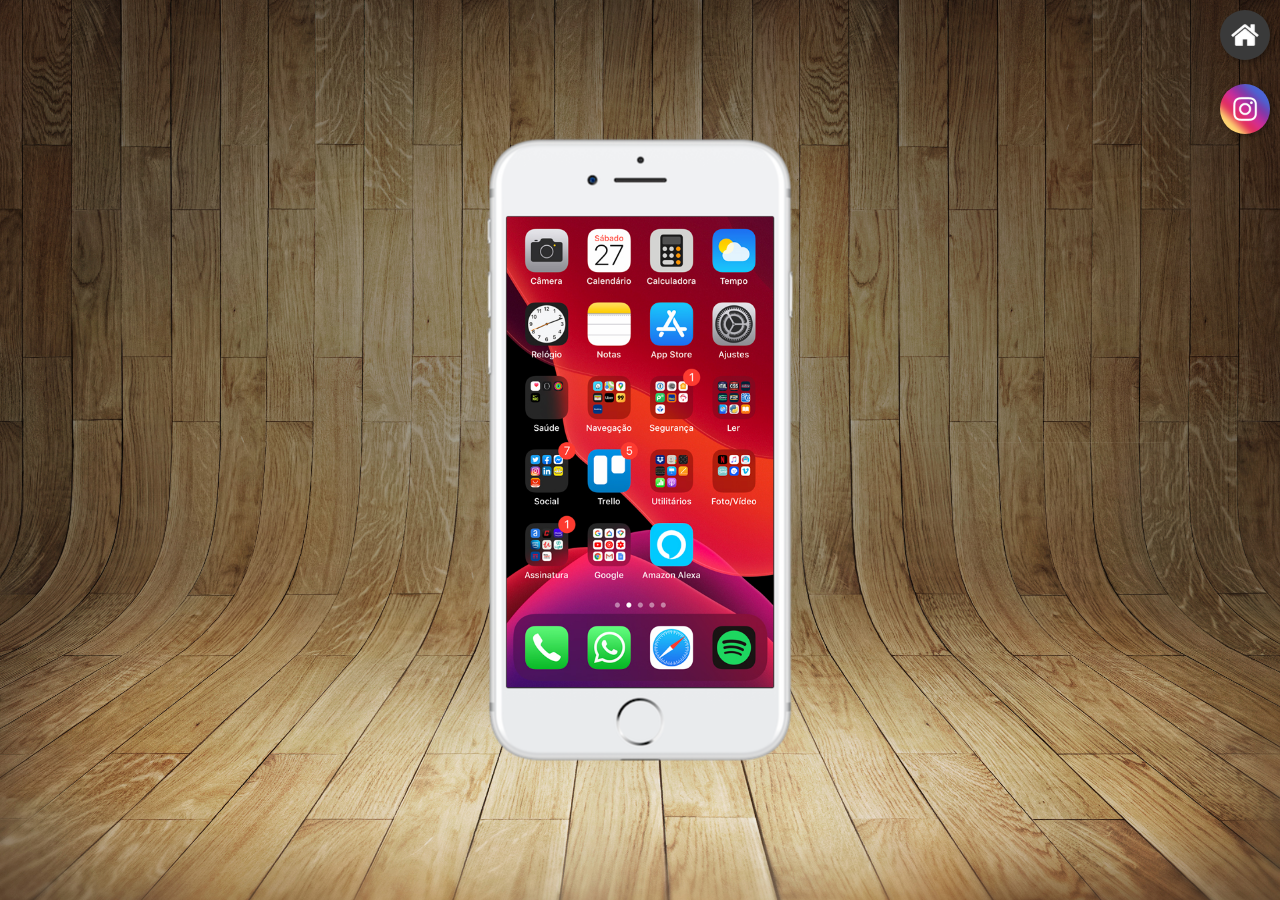
<file: index.html>
<!DOCTYPE html>
<html lang="pt-br">
<head>
    <meta charset="UTF-8">
    <meta http-equiv="X-UA-Compatible" content="IE=edge">
    <meta name="viewport" content="width=device-width, initial-scale=1.0">
    <title>Redes Sociais</title>
    <link rel="shortcut icon" href="favicon.ico" type="image/x-icon">
    <link rel="stylesheet" href="estilos/style.css">
</head>
<body>
    <main>
        <section id="telefone">
            <iframe src="home.html" name="tela" id="tela" frameborder="0"></iframe>
        </section>
        <section id="redes-sociais">

            <a href="home.html" target="tela"><img src="imagens/logo-home.jpg" alt="home"></a><br>
            <a href="instagram.html" target="tela"><img src="imagens/logo-instagram.jpg" alt="instagram"></a>

        </section>
    </main>
</body>
</html>
</file>
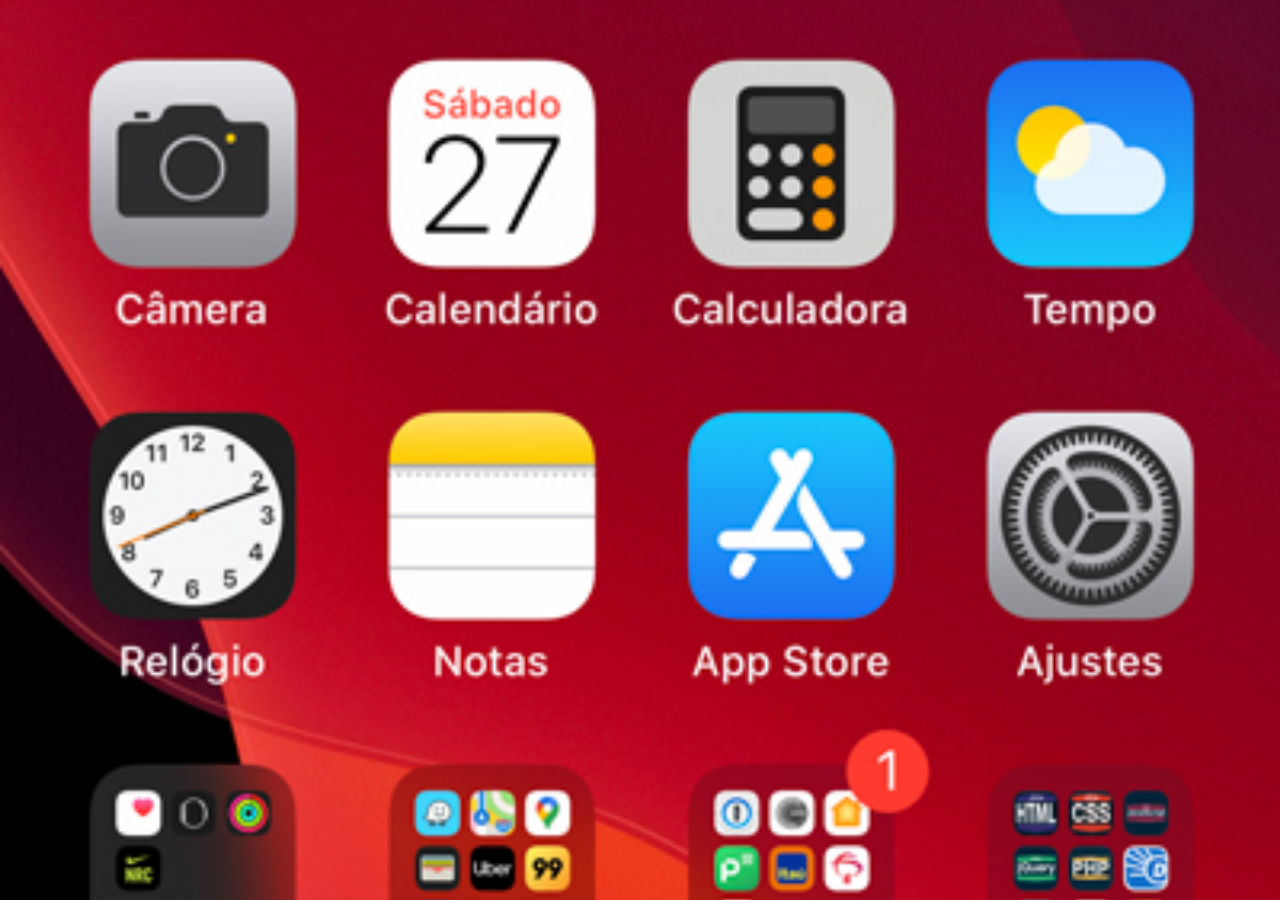
<file: home.html>
<!DOCTYPE html>
<html lang="pt-br">
<head>
    <meta charset="UTF-8">
    <meta http-equiv="X-UA-Compatible" content="IE=edge">
    <meta name="viewport" content="width=device-width, initial-scale=1.0">
    <title>Home</title>
    <style>
        * {
            margin: 0px;
            margin: 0px;
        }

        body {
            width: 100vw;
            height: 100vh;
            background: black url('imagens/tela-home.jpg') no-repeat top center;
            background-size: cover;
        }
    </style>
</head>
<body>
    
</body>
</html>
</file>
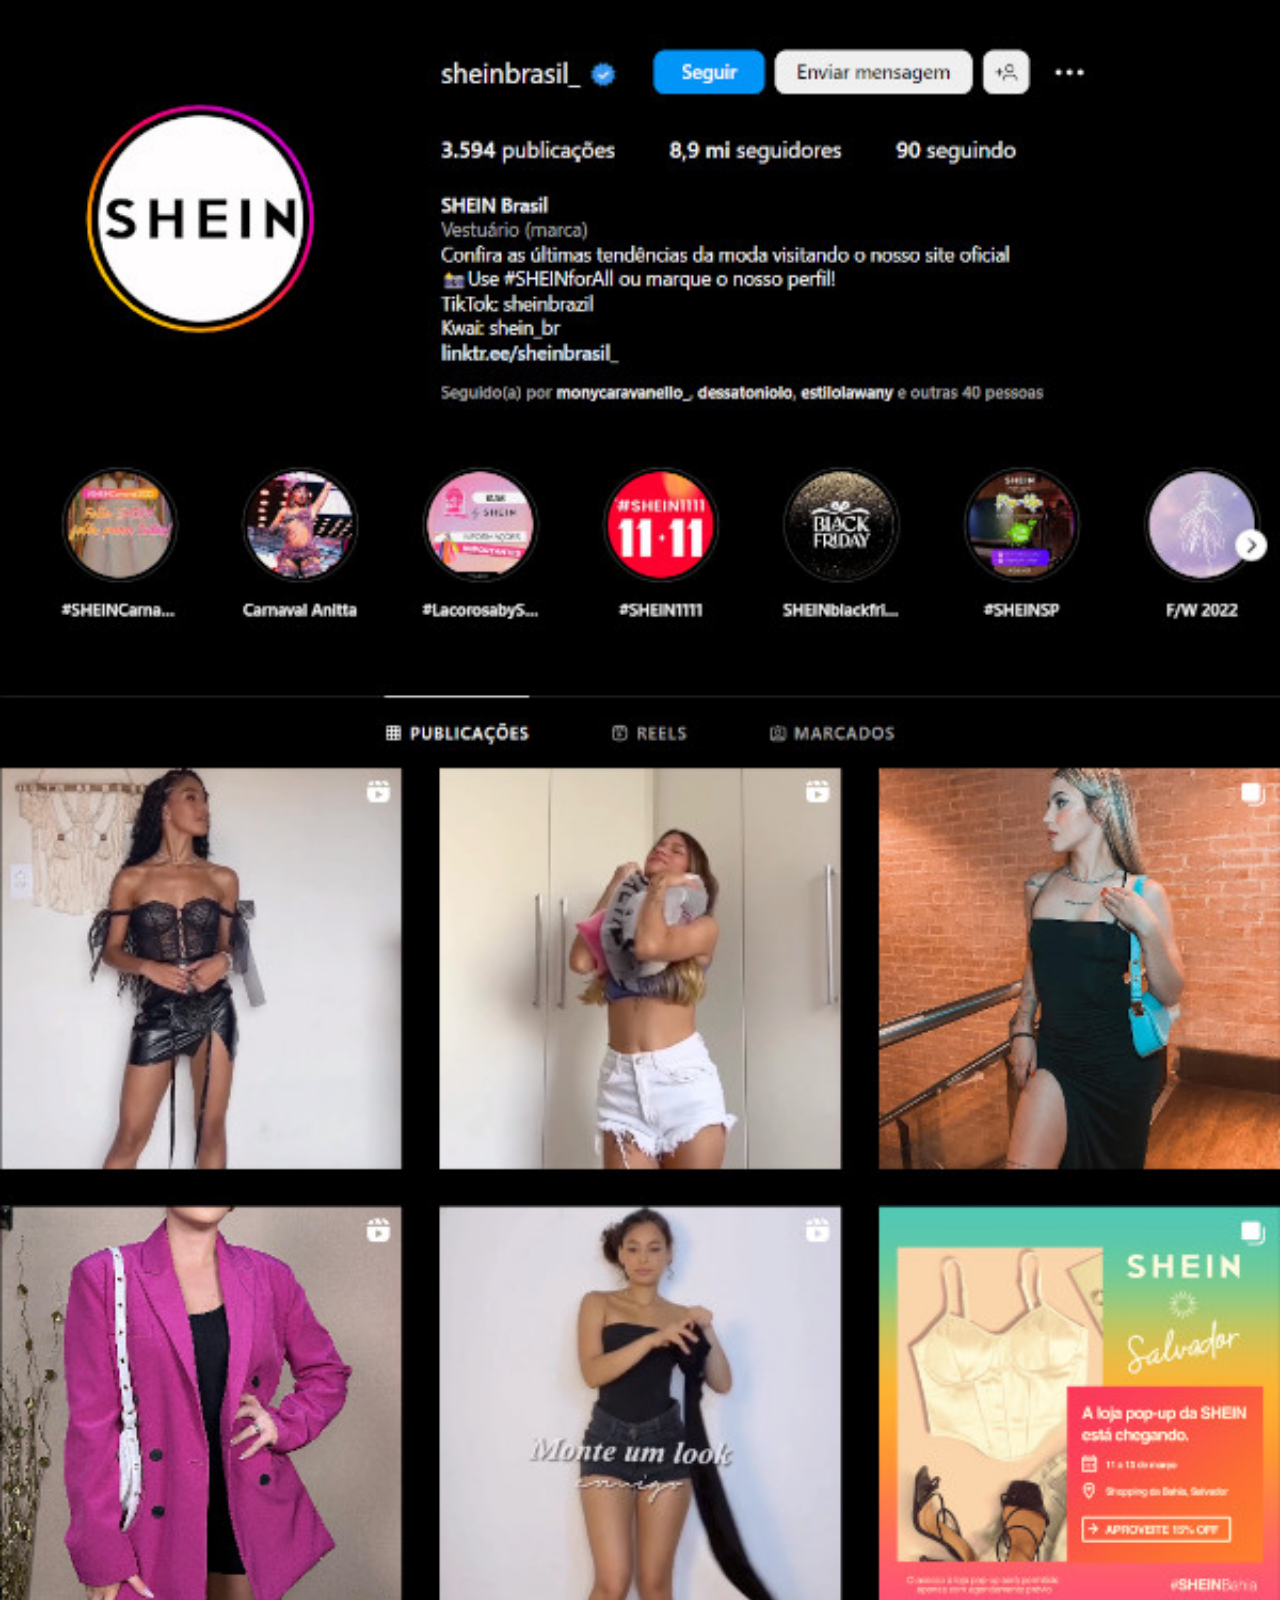
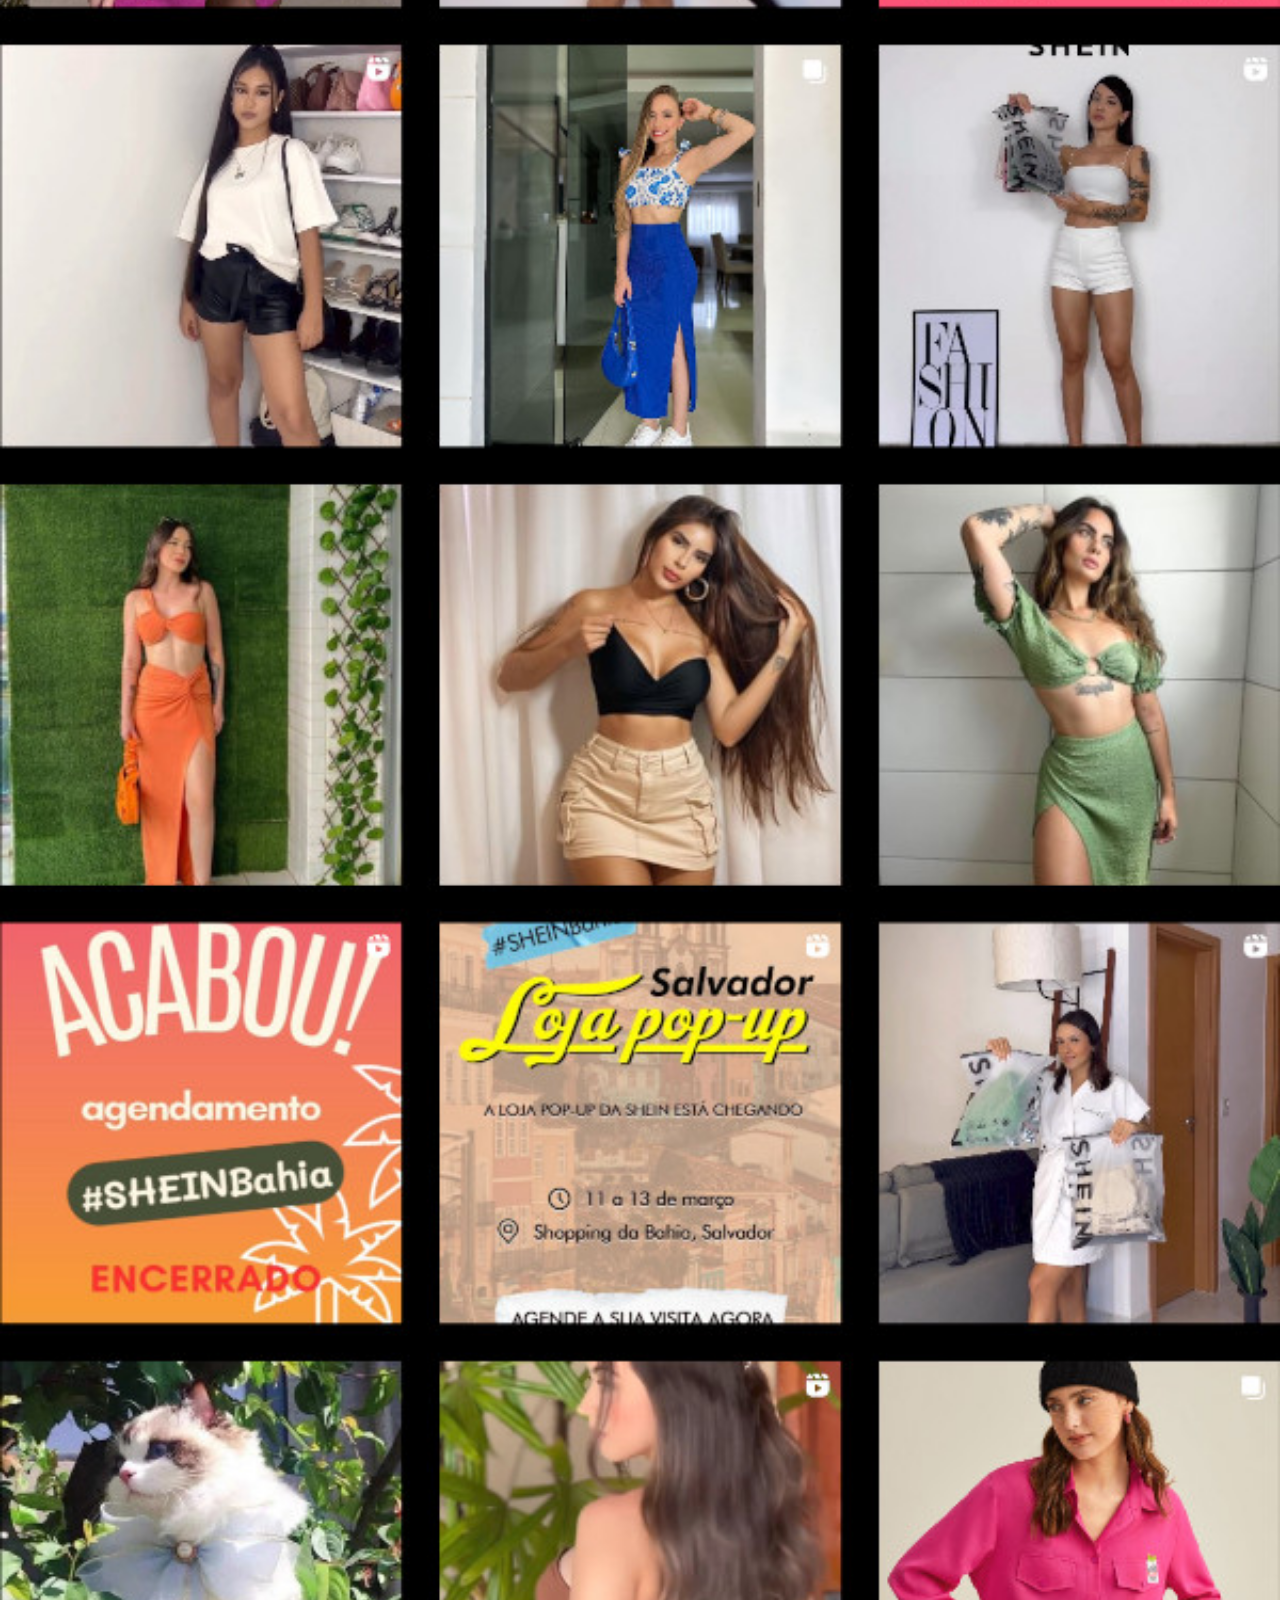
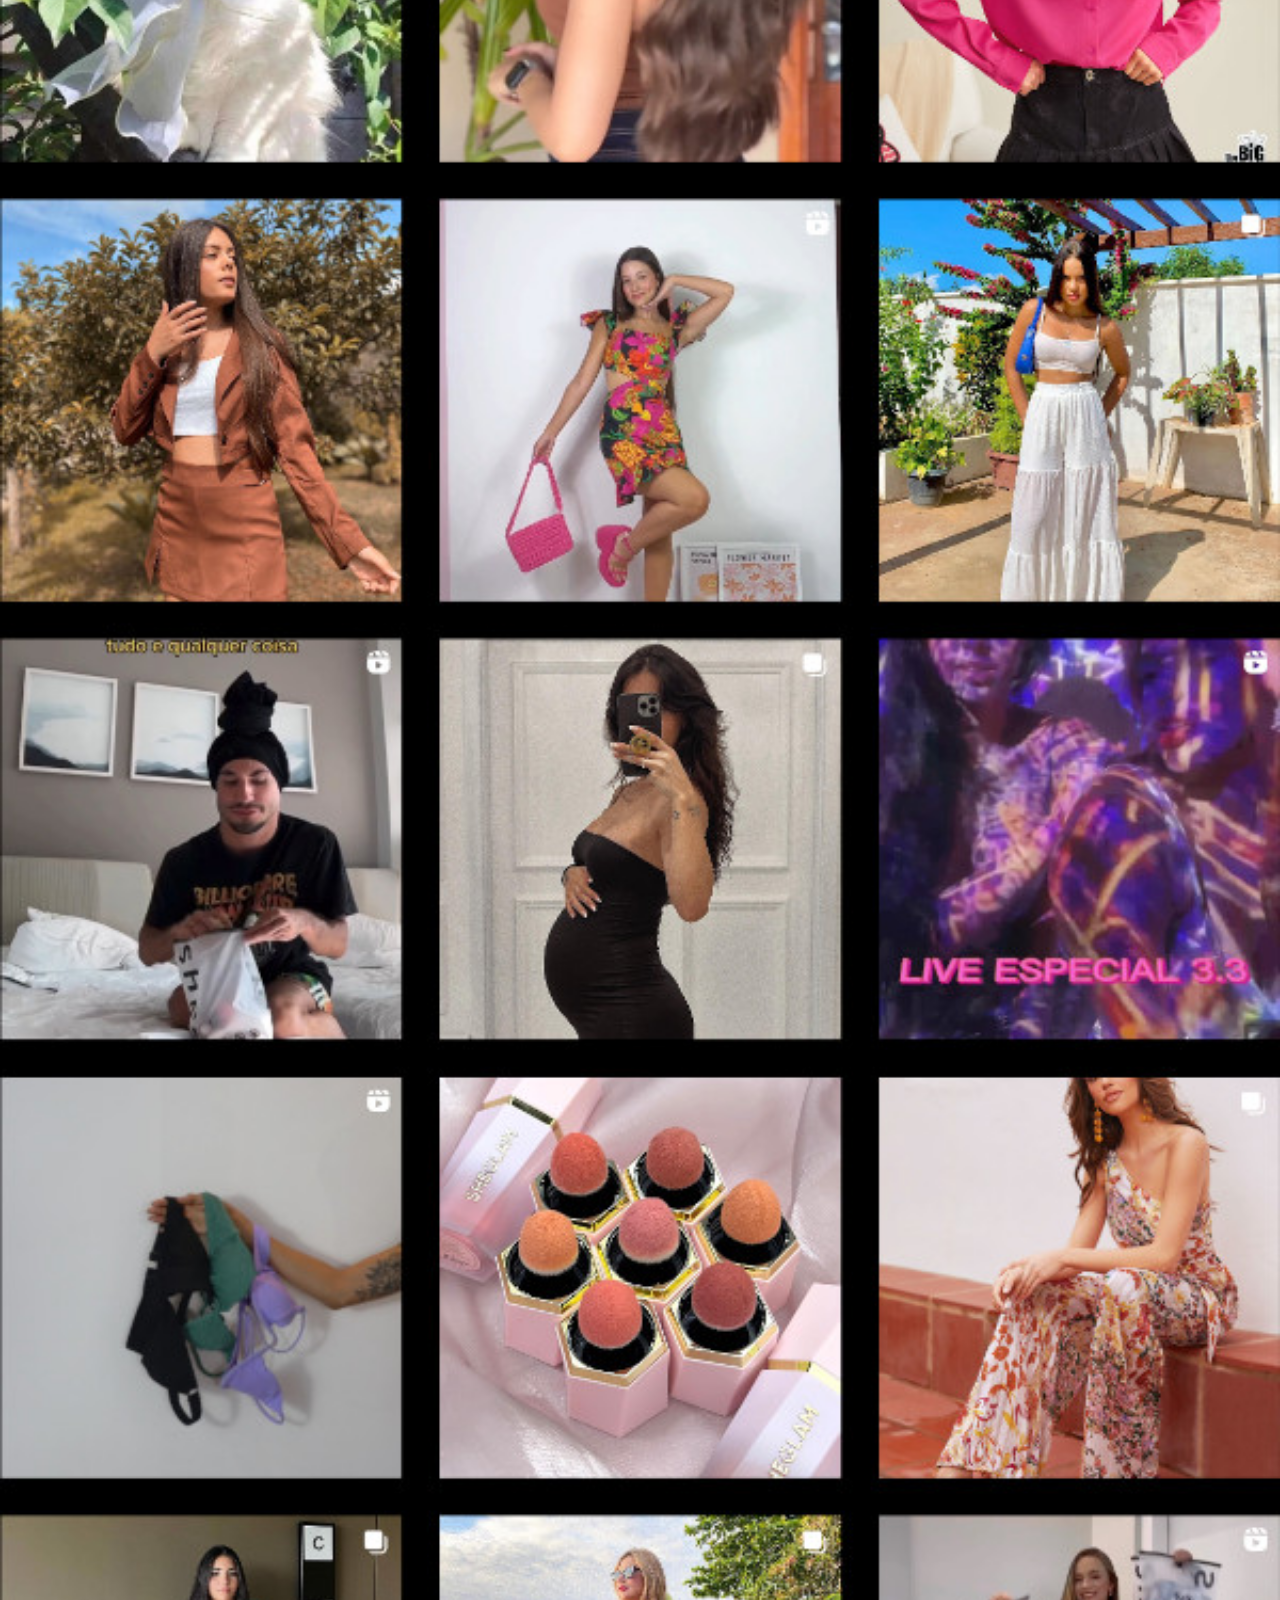
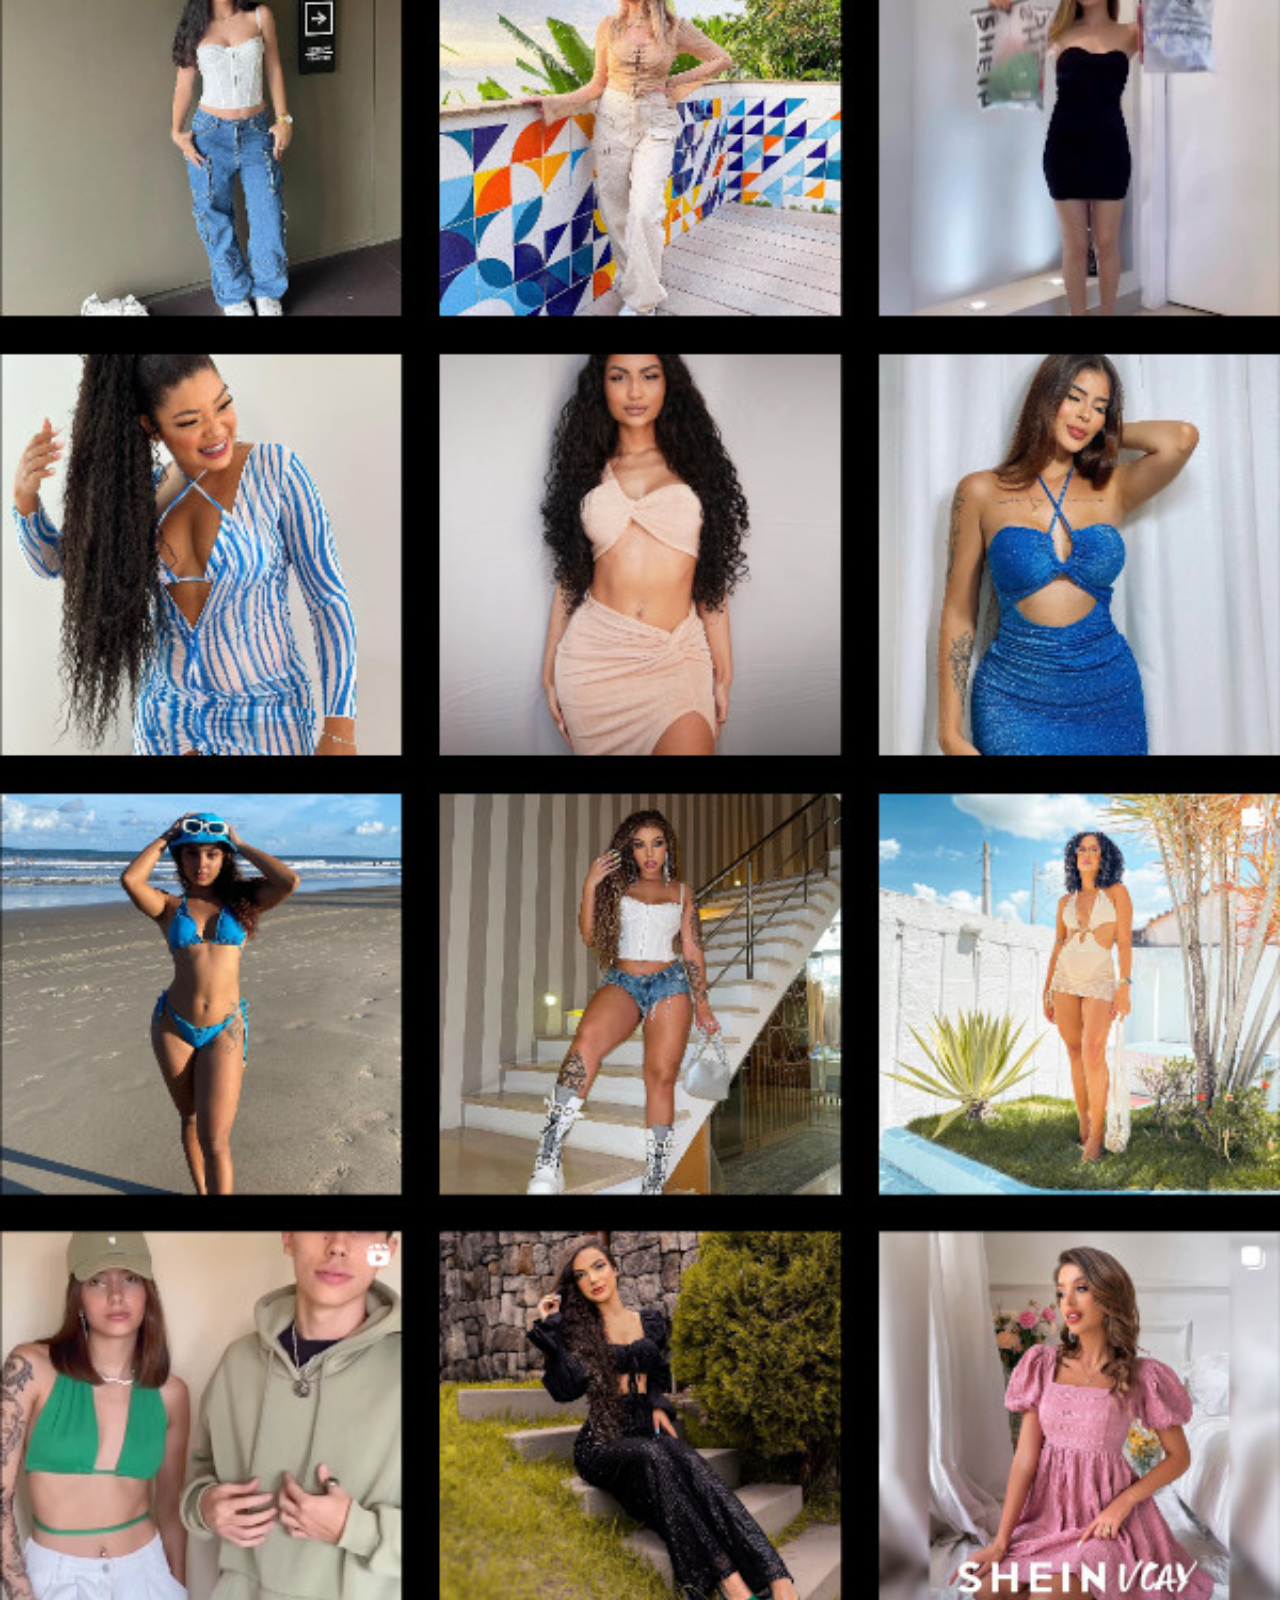
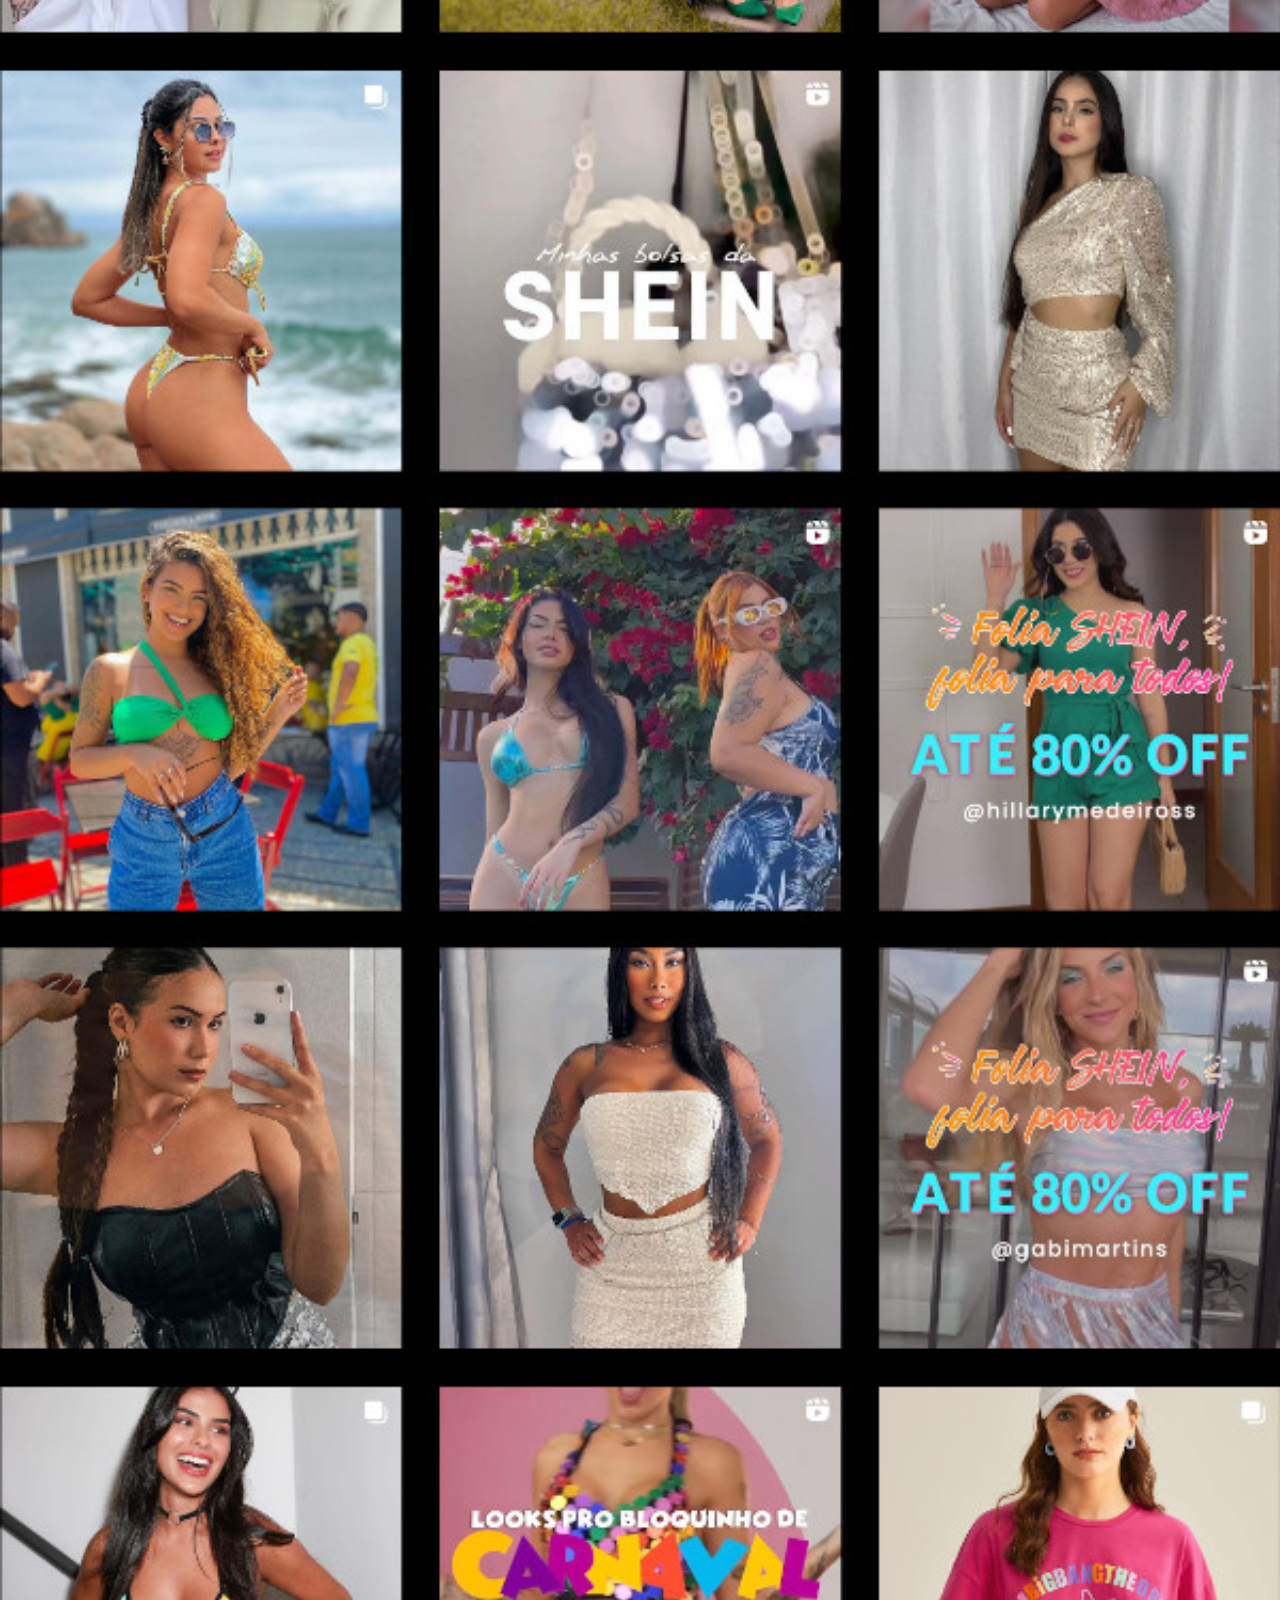
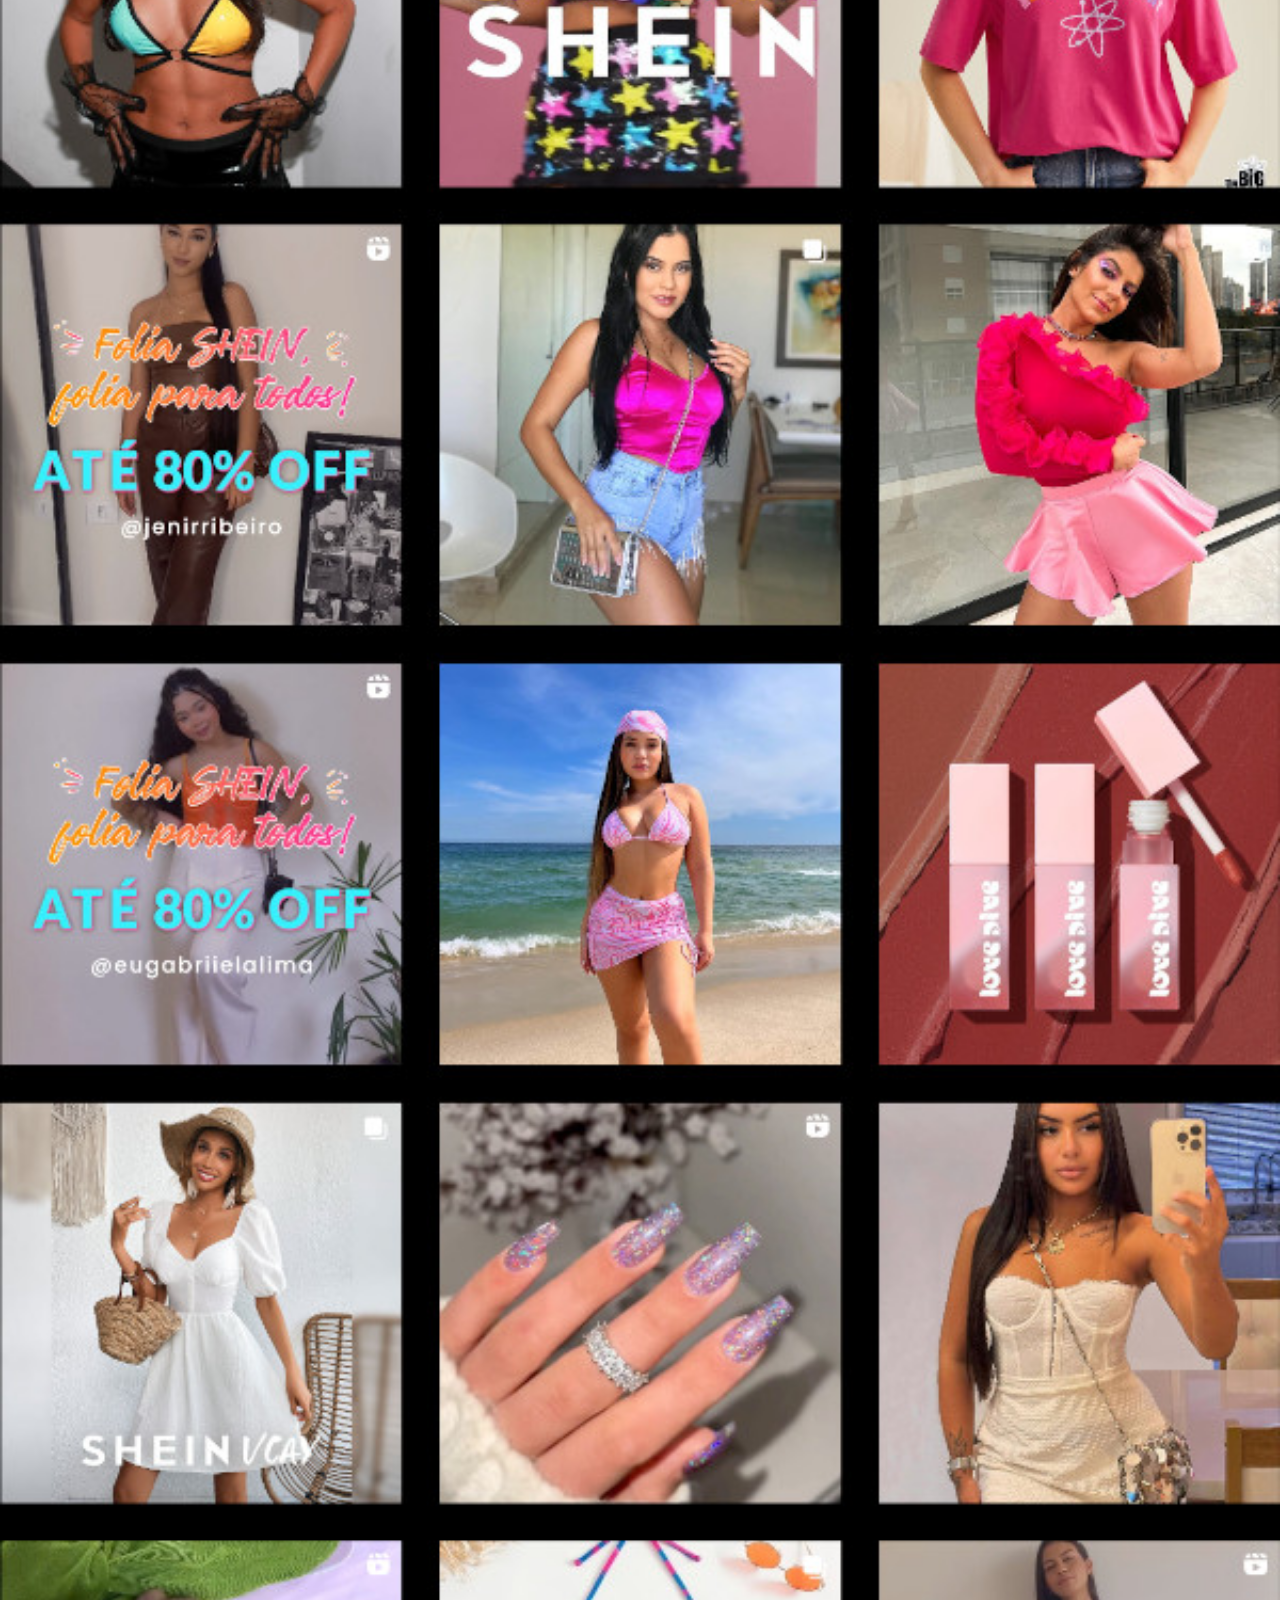
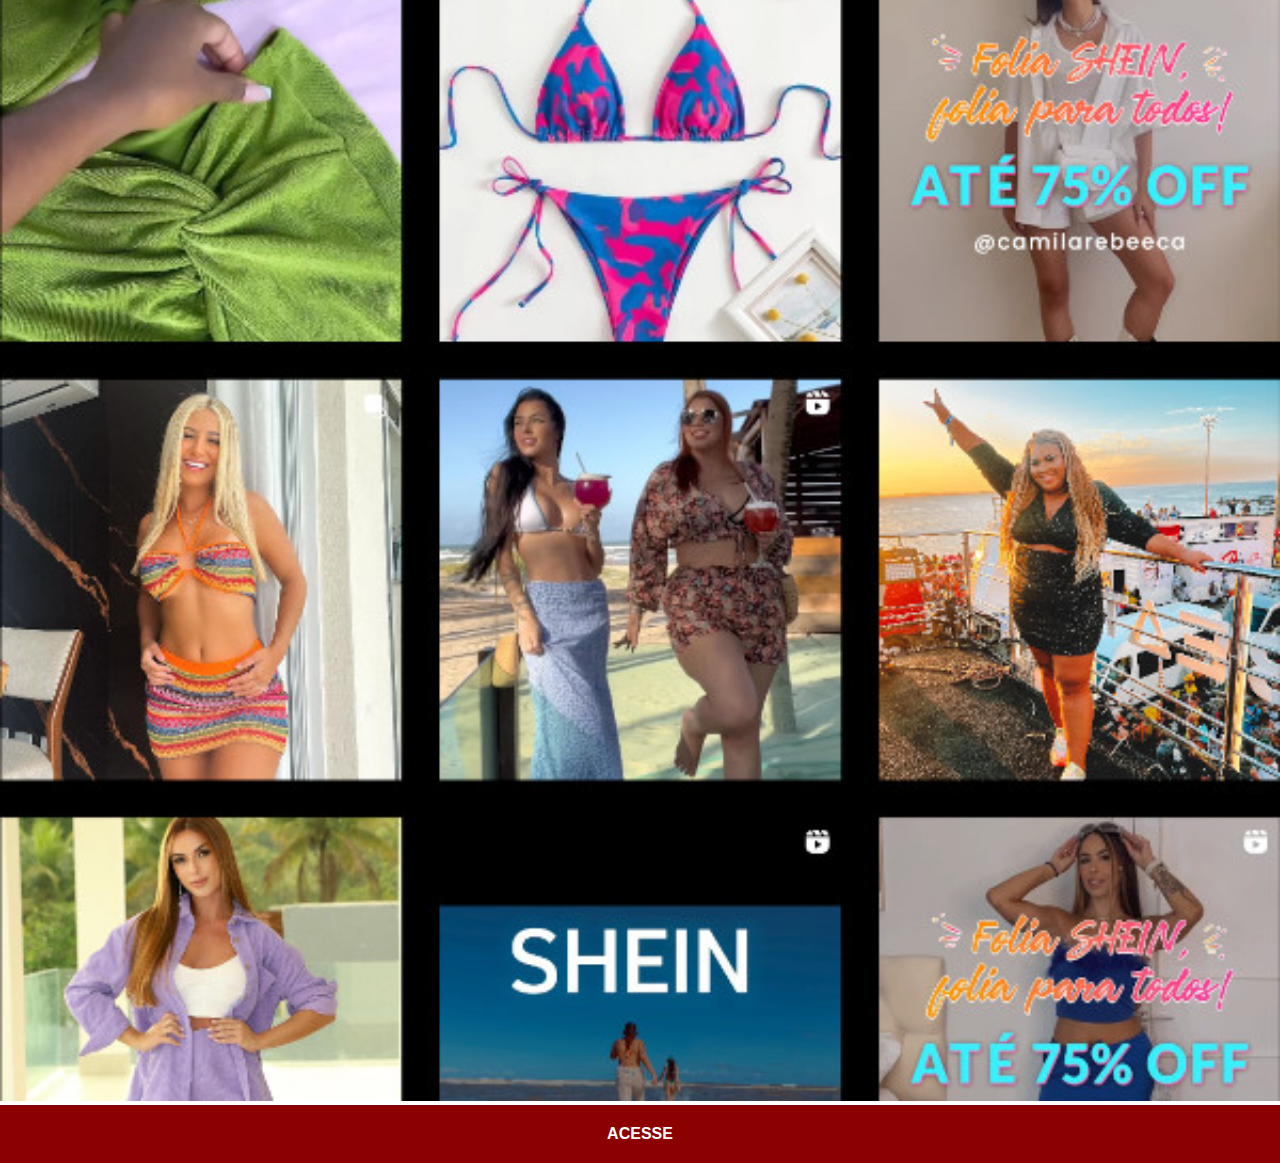
<file: instagram.html>
<!DOCTYPE html>
<html lang="pt-br">
<head>
    <meta charset="UTF-8">
    <meta http-equiv="X-UA-Compatible" content="IE=edge">
    <meta name="viewport" content="width=device-width, initial-scale=1.0">
    <title>Instagram</title>
    <link rel="stylesheet" href="estilos/social.css">
</head>
<body>
    <img src="imagens/sheinb.jpg" alt="shein">
    <a href="https://www.instagram.com/sheinbrasil_/" target="_blank">ACESSE</a>
</body>
</html>
</file>
<file: estilos/style.css>
@charset "UTF-8";

* {
    padding: 0px;
    margin: 0px;
    font-family: Arial, Helvetica, sans-serif;
}


html, body {
    width: 100vw;
    height: 100vh;
    background-color: black;
}

body {
    background: url('../imagens/fundo-madeira.jpg') no-repeat top center;
    background-size: cover;
    background-attachment: fixed;
}

main {
    position: relative;
    height: 100vh;
}

main {
    display: block;
}

iframe#tela{
    position: relative;
    top: 80px;
    left: 22px;
    width: 267px;
    height: 471px;
    
}
#telefone {
    position: absolute;
    top: 50%;
    left: 50%;
    transform: translate(-50%, -50%);
    height: 627px;
    width: 311px;
    background: url('../imagens/frame-iphone.png') no-repeat top center;
}

#redes-sociais img {
    width: 50px;
    margin: 10px;
    border-radius: 50%;
    box-shadow: 2px 2px 5px rgba(0, 0, 0, 0.355);
    box-sizing: border-box;
}

#redes-sociais {
    text-align: right;
}

#redes-sociais img:hover {
    border: 2px solid rgba(255, 255, 255, 0.526);
    transform: translate(-3px, -3px);
    box-shadow: 5px 5px 10px rgba(0, 0, 0, 0.499);
    transition: transform .5s, border .5s;
}
</file>
<file: estilos/social.css>
@charset "UTF-8"; 

* {
    margin: 0px;
    padding: 0px;
    font-family: Arial, Helvetica, sans-serif;
}

::-webkit-scrollbar {
    width: 0px;
    height: 0px;
}


img {
    width: 100vw;
}


a {
    display: block; /* para o "acesse" ficar embaixo*/
    background-color: darkred;
    color: white;
    padding: 20px;
    text-align: center;
    font-weight: bolder;
    text-decoration: none;

}

a:hover {
    background-color: red;
}
</file>
